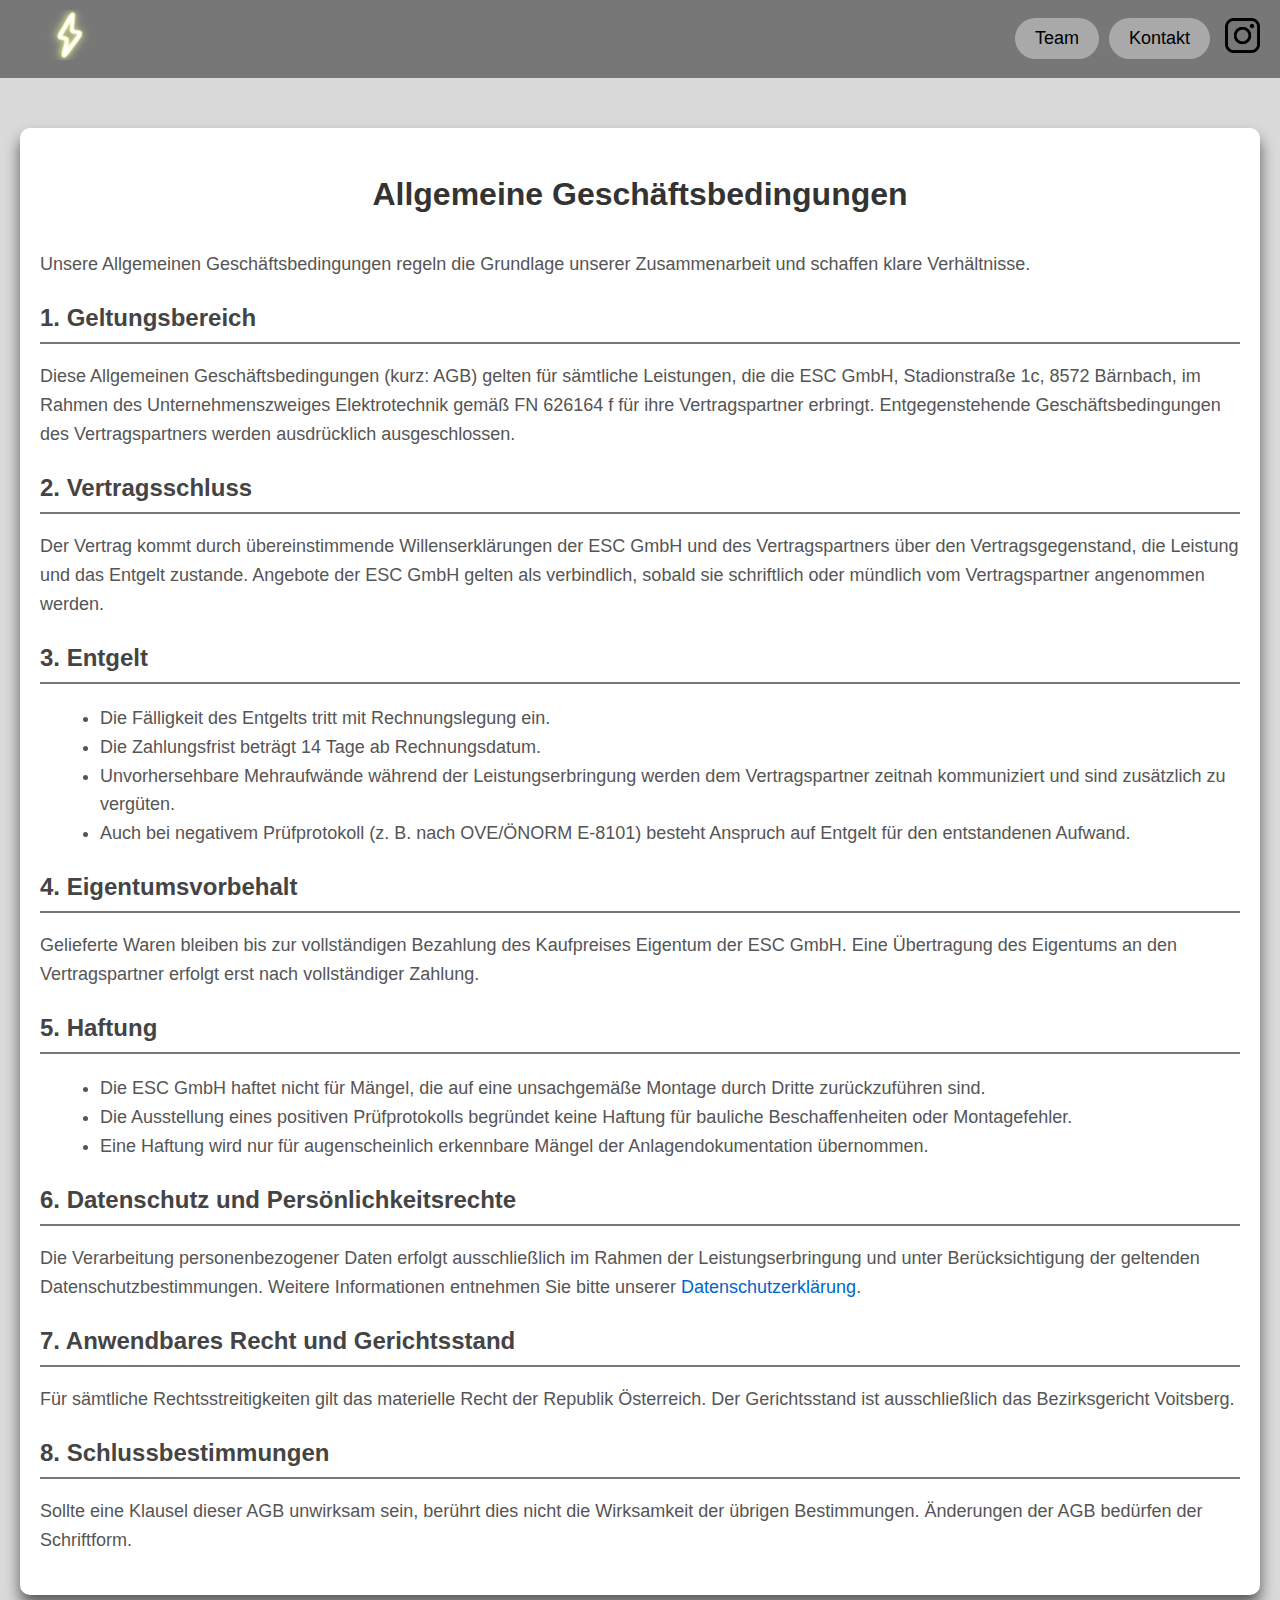
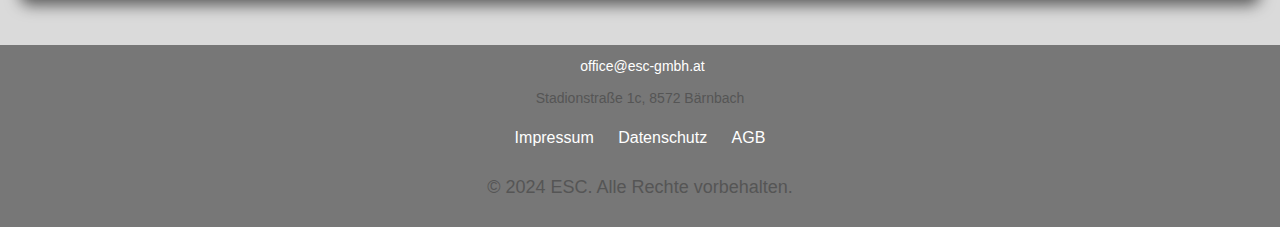
<file: agb.html>
<!DOCTYPE html>
<html lang="de">
<head>
    <meta charset="UTF-8">
    <meta name="viewport" content="width=device-width, initial-scale=1.0">
    <title>AGB</title>
    <link rel="stylesheet" href="agb_styles.css">
</head>
<body>
    <!-- Header -->
    <header>
        <div class="logo" onclick="location.href='index.html'">
            <img src="img/logo.jpg" alt="Firmenlogo">
        </div>
        <nav>
            <button onclick="location.href='team.html'">Team</button>
            <button onclick="location.href='contact.html'">Kontakt</button>
            <a href="https://www.instagram.com" target="_blank" class="instagram">
                <img src="img/instagram-96.png" alt="Instagram">
            </a>
        </nav>
    </header>

    <!-- AGB Section -->
    <section class="agb-section">
        <div class="container">
            <h1>Allgemeine Geschäftsbedingungen</h1>
            <p class="intro">Unsere Allgemeinen Geschäftsbedingungen regeln die Grundlage unserer Zusammenarbeit und schaffen klare Verhältnisse.</p>

            <h2>1. Geltungsbereich</h2>
            <p>Diese Allgemeinen Geschäftsbedingungen (kurz: AGB) gelten für sämtliche Leistungen, die die ESC GmbH, Stadionstraße 1c, 8572 Bärnbach, im Rahmen des Unternehmenszweiges Elektrotechnik gemäß FN 626164 f für ihre Vertragspartner erbringt. Entgegenstehende Geschäftsbedingungen des Vertragspartners werden ausdrücklich ausgeschlossen.</p>

            <h2>2. Vertragsschluss</h2>
            <p>Der Vertrag kommt durch übereinstimmende Willenserklärungen der ESC GmbH und des Vertragspartners über den Vertragsgegenstand, die Leistung und das Entgelt zustande. Angebote der ESC GmbH gelten als verbindlich, sobald sie schriftlich oder mündlich vom Vertragspartner angenommen werden.</p>

            <h2>3. Entgelt</h2>
            <p>
                <ul>
                    <li>Die Fälligkeit des Entgelts tritt mit Rechnungslegung ein.</li>
                    <li>Die Zahlungsfrist beträgt 14 Tage ab Rechnungsdatum.</li>
                    <li>Unvorhersehbare Mehraufwände während der Leistungserbringung werden dem Vertragspartner zeitnah kommuniziert und sind zusätzlich zu vergüten.</li>
                    <li>Auch bei negativem Prüfprotokoll (z. B. nach OVE/ÖNORM E-8101) besteht Anspruch auf Entgelt für den entstandenen Aufwand.</li>
                </ul>
            </p>

            <h2>4. Eigentumsvorbehalt</h2>
            <p>Gelieferte Waren bleiben bis zur vollständigen Bezahlung des Kaufpreises Eigentum der ESC GmbH. Eine Übertragung des Eigentums an den Vertragspartner erfolgt erst nach vollständiger Zahlung.</p>

            <h2>5. Haftung</h2>
            <p>
                <ul>
                    <li>Die ESC GmbH haftet nicht für Mängel, die auf eine unsachgemäße Montage durch Dritte zurückzuführen sind.</li>
                    <li>Die Ausstellung eines positiven Prüfprotokolls begründet keine Haftung für bauliche Beschaffenheiten oder Montagefehler.</li>
                    <li>Eine Haftung wird nur für augenscheinlich erkennbare Mängel der Anlagendokumentation übernommen.</li>
                </ul>
            </p>

            <h2>6. Datenschutz und Persönlichkeitsrechte</h2>
            <p>Die Verarbeitung personenbezogener Daten erfolgt ausschließlich im Rahmen der Leistungserbringung und unter Berücksichtigung der geltenden Datenschutzbestimmungen. Weitere Informationen entnehmen Sie bitte unserer <a href="datenschutz.html">Datenschutzerklärung</a>.</p>

            <h2>7. Anwendbares Recht und Gerichtsstand</h2>
            <p>Für sämtliche Rechtsstreitigkeiten gilt das materielle Recht der Republik Österreich. Der Gerichtsstand ist ausschließlich das Bezirksgericht Voitsberg.</p>

            <h2>8. Schlussbestimmungen</h2>
            <p>Sollte eine Klausel dieser AGB unwirksam sein, berührt dies nicht die Wirksamkeit der übrigen Bestimmungen. Änderungen der AGB bedürfen der Schriftform.</p>
        </div>
    </section>

    <!-- Footer -->
    <footer class="footer-section">
        <div class="footer-content">
            <div class="footer-info">
                <p>
                    <a href="mailto:office@esc-gmbh.at">office@esc-gmbh.at</a>
                </p>
                <p>
                    Stadionstraße 1c, 8572 Bärnbach
                </p>
            </div>
            <div class="footer-links">
                <a onclick="location.href='impressum.html'" href="#impressum">Impressum</a>
                <a onclick="location.href='datenschutz.html'" href="#datenschutz">Datenschutz</a>
                <a onclick="location.href='agb.html'" href="#agb">AGB</a>
            </div>
            <p>&copy; 2024 ESC. Alle Rechte vorbehalten.</p>
        </div>
    </footer>

    <script>
        function scrollToTop() {
            window.scrollTo({ top: 0, behavior: 'smooth' });
        }
    </script>
</body>
</html>
</file>
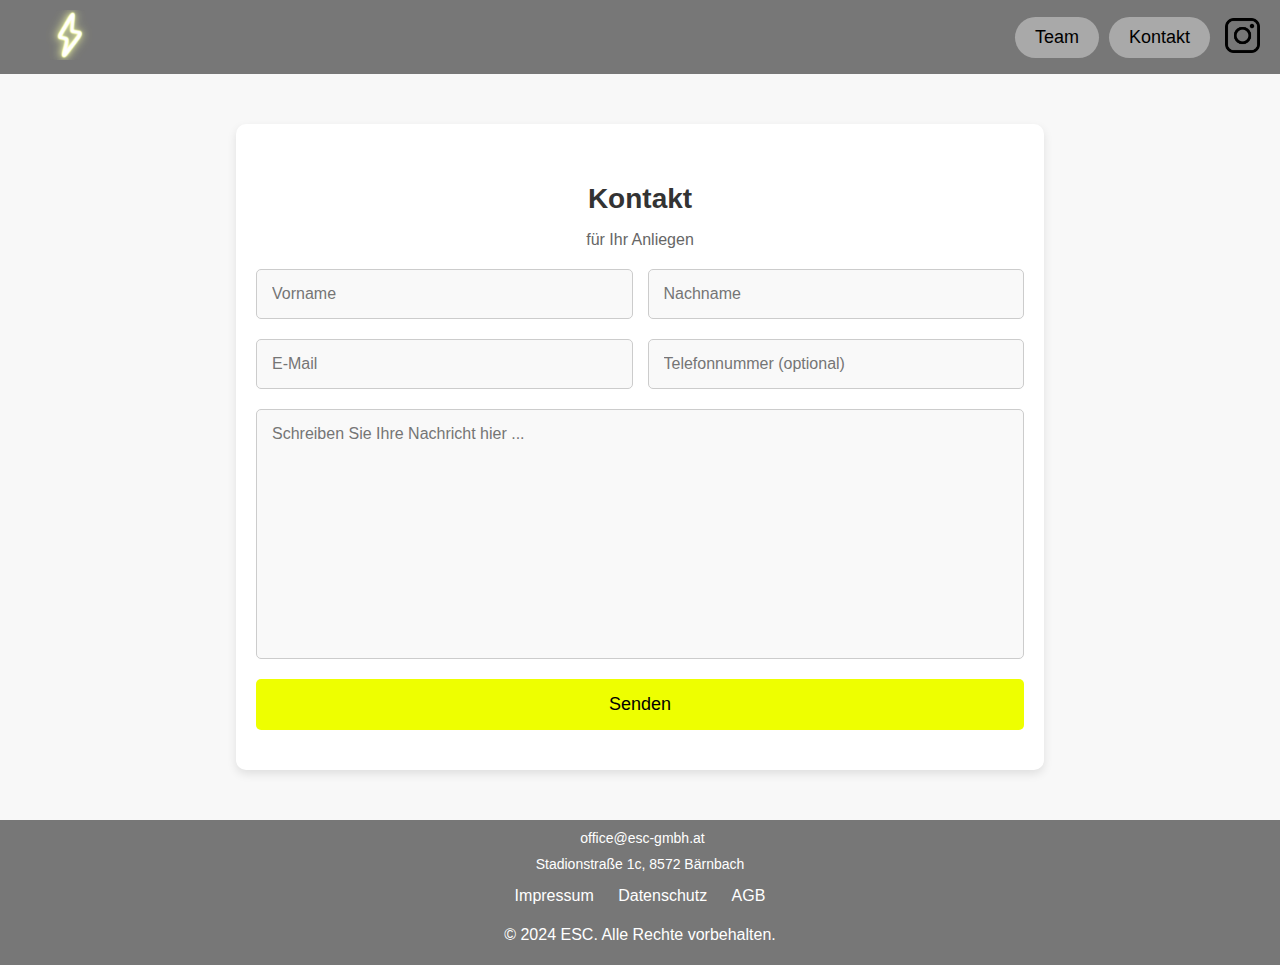
<file: contact.html>
<!DOCTYPE html>
<html lang="de">
<head>
    <meta charset="UTF-8">
    <meta name="viewport" content="width=device-width, initial-scale=1.0">
    <title>Kontakt</title>
    <link rel="stylesheet" href="contact_styles.css">
</head>
<body>
    <!-- Header -->
    <header>
        <div class="logo" onclick="location.href='index.html#home'">
            <img src="img/logo.jpg" alt="Firmenlogo">
        </div>
        <nav>
            <button onclick="location.href='team.html'">Team</button>
            <button onclick="location.href='contact.html'">Kontakt</button>
            <a href="https://www.instagram.com/esc_gmbh/?igsh=YzdrMGdjZ2JnbTN5" target="_blank" class="instagram">
                <img src="img/instagram-96.png" alt="Instagram">
            </a>
        </nav>
    </header>

    <!-- Kontaktformular -->
    <section id="kontakt" class="content-section">
        <h1>Kontakt</h1>
        <p class="subheading">für Ihr Anliegen</p>
        <form action="https://formspree.io/f/mdkknjyz" method="POST" class="contact-form">
            <div class="form-row">
                <input type="text" id="vorname" name="vorname" placeholder="Vorname" required>
                <input type="text" id="nachname" name="nachname" placeholder="Nachname" required>
            </div>
            <div class="form-row">
                <input type="email" id="email" name="email" placeholder="E-Mail" required>
                <input type="text" id="phone" name="phone" placeholder="Telefonnummer (optional)">
            </div>
            <textarea id="message" name="message" rows="5" placeholder="Schreiben Sie Ihre Nachricht hier ..." required></textarea>
            <button type="submit">Senden</button>
        </form>
    </section>

    <!-- Footer -->
    <footer class="footer-section">
        <div class="footer-content">
            <div class="footer-info">
                <p>
                    <a href="mailto:office@esc-gmbh.at">office@esc-gmbh.at</a>
                </p>
                <p>
                    Stadionstraße 1c, 8572 Bärnbach
                </p>
            </div>
            <div class="footer-links">
                <a onclick="location.href='impressum.html'" href="#impressum">Impressum</a>
                <a onclick="location.href='datenschutz.html'" href="#datenschutz">Datenschutz</a>
                <a onclick="location.href='agb.html'" href="#agb">AGB</a>
            </div>
            <p>&copy; 2024 ESC. Alle Rechte vorbehalten.</p>
        </div>
    </footer>
</body>
</html>
</file>
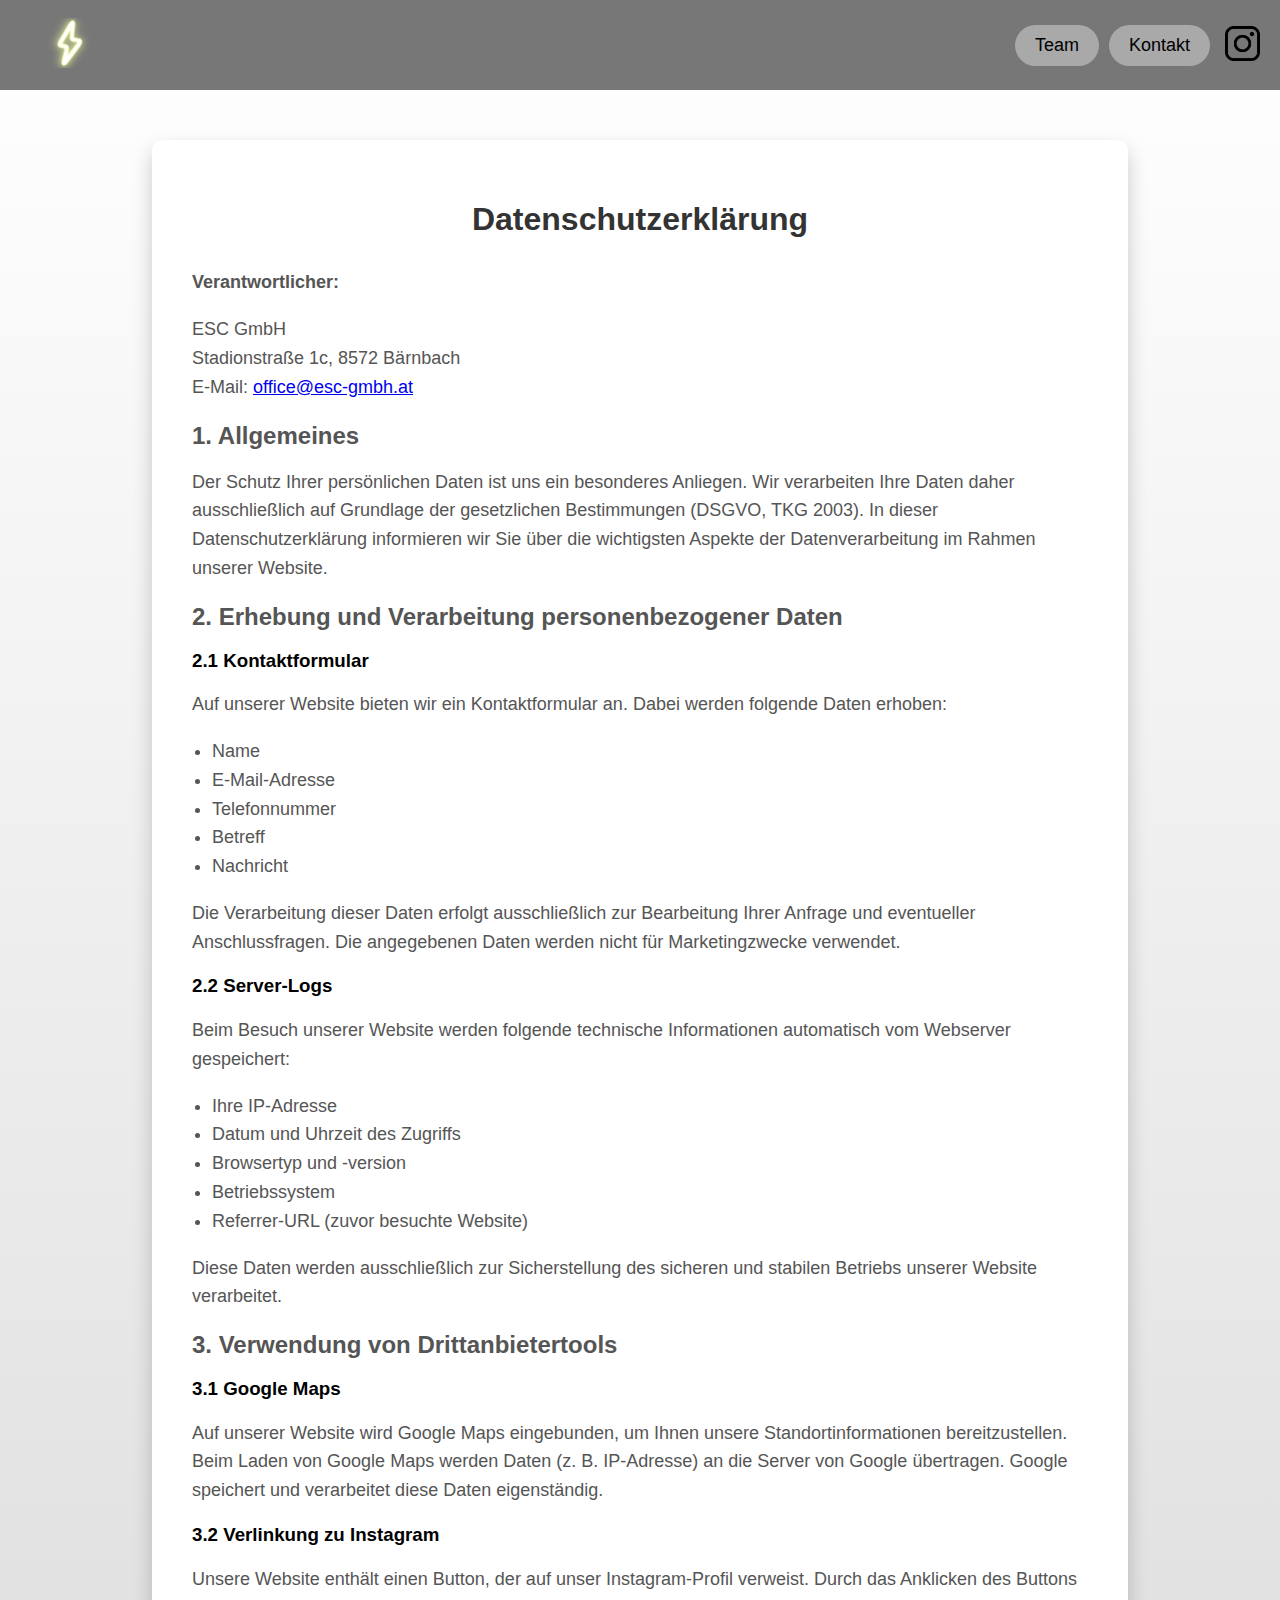
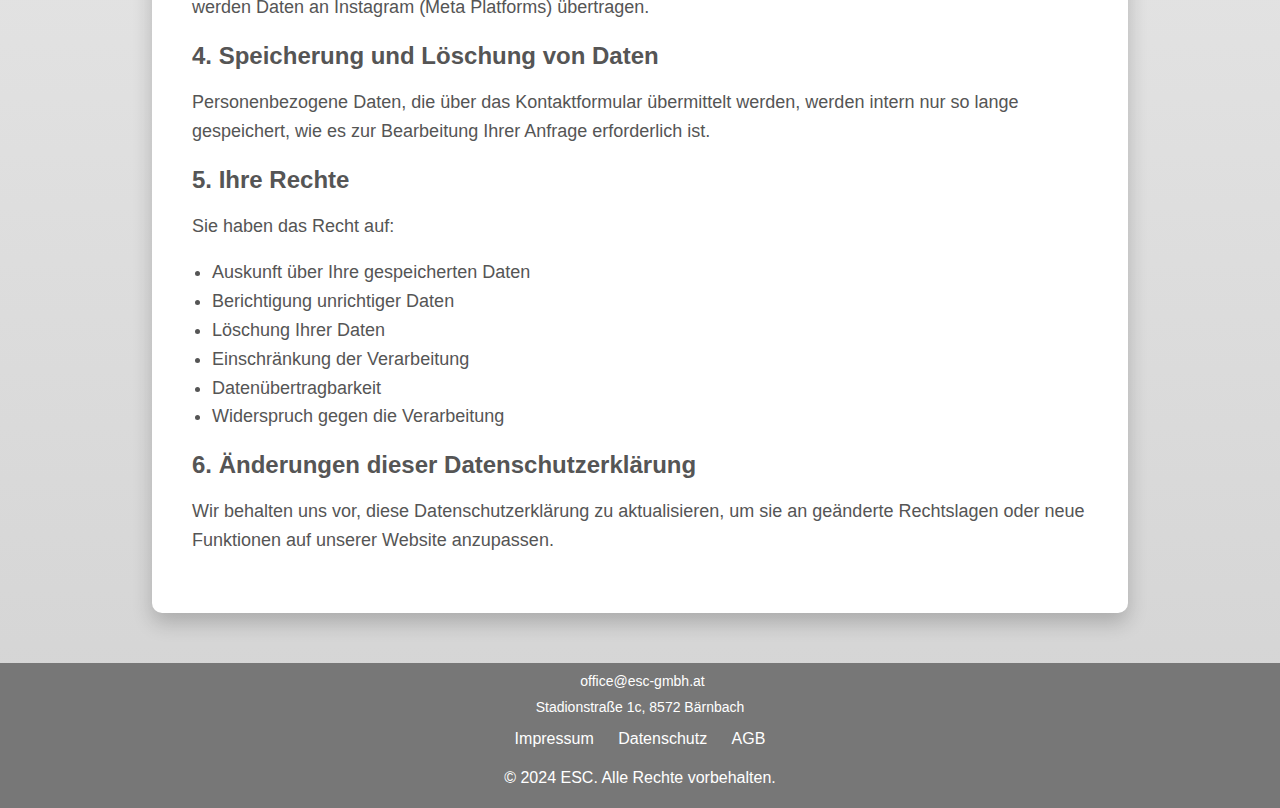
<file: datenschutz.html>
<!DOCTYPE html>
<html lang="de">
<head>
    <meta charset="UTF-8">
    <meta name="viewport" content="width=device-width, initial-scale=1.0">
    <title>Datenschutzerklärung</title>
    <link rel="stylesheet" href="datenschutz_styles.css">
</head>
<body>
    <!-- Header -->
    <header>
        <div class="logo" onclick="location.href='index.html#home'">
            <img src="img/logo.jpg" alt="Firmenlogo">
        </div>
        <nav>
            <button onclick="location.href='team.html'">Team</button>
            <button onclick="location.href='contact.html'">Kontakt</button>
            <a href="https://www.instagram.com/esc_gmbh/?igshid=YzdrMGdjZ2JnbTN5" target="_blank" class="instagram">
                <img src="img/instagram-96.png" alt="Instagram">
            </a>
        </nav>
    </header>
    

    <!-- Datenschutz Section -->
    <section class="datenschutz-section">
        <h1>Datenschutzerklärung</h1>
        <p><strong>Verantwortlicher:</strong></p>
        <p>ESC GmbH<br>
        Stadionstraße 1c, 8572 Bärnbach<br>
        E-Mail: <a href="mailto:office@esc-gmbh.at">office@esc-gmbh.at</a><br>
        </p>

        <h2>1. Allgemeines</h2>
        <p>Der Schutz Ihrer persönlichen Daten ist uns ein besonderes Anliegen. Wir verarbeiten Ihre Daten daher ausschließlich auf Grundlage der gesetzlichen Bestimmungen (DSGVO, TKG 2003). In dieser Datenschutzerklärung informieren wir Sie über die wichtigsten Aspekte der Datenverarbeitung im Rahmen unserer Website.</p>

        <h2>2. Erhebung und Verarbeitung personenbezogener Daten</h2>
        <h3>2.1 Kontaktformular</h3>
        <p>Auf unserer Website bieten wir ein Kontaktformular an. Dabei werden folgende Daten erhoben:</p>
        <ul>
            <li>Name</li>
            <li>E-Mail-Adresse</li>
            <li>Telefonnummer</li>
            <li>Betreff</li>
            <li>Nachricht</li>
        </ul>
        <p>Die Verarbeitung dieser Daten erfolgt ausschließlich zur Bearbeitung Ihrer Anfrage und eventueller Anschlussfragen. Die angegebenen Daten werden nicht für Marketingzwecke verwendet.</p>

        <h3>2.2 Server-Logs</h3>
        <p>Beim Besuch unserer Website werden folgende technische Informationen automatisch vom Webserver gespeichert:</p>
        <ul>
            <li>Ihre IP-Adresse</li>
            <li>Datum und Uhrzeit des Zugriffs</li>
            <li>Browsertyp und -version</li>
            <li>Betriebssystem</li>
            <li>Referrer-URL (zuvor besuchte Website)</li>
        </ul>
        <p>Diese Daten werden ausschließlich zur Sicherstellung des sicheren und stabilen Betriebs unserer Website verarbeitet.</p>

        <h2>3. Verwendung von Drittanbietertools</h2>
        <h3>3.1 Google Maps</h3>
        <p>Auf unserer Website wird Google Maps eingebunden, um Ihnen unsere Standortinformationen bereitzustellen. Beim Laden von Google Maps werden Daten (z. B. IP-Adresse) an die Server von Google übertragen. Google speichert und verarbeitet diese Daten eigenständig.</p>

        <h3>3.2 Verlinkung zu Instagram</h3>
        <p>Unsere Website enthält einen Button, der auf unser Instagram-Profil verweist. Durch das Anklicken des Buttons werden Daten an Instagram (Meta Platforms) übertragen.</p>

        <h2>4. Speicherung und Löschung von Daten</h2>
        <p>Personenbezogene Daten, die über das Kontaktformular übermittelt werden, werden intern nur so lange gespeichert, wie es zur Bearbeitung Ihrer Anfrage erforderlich ist.</p>

        <h2>5. Ihre Rechte</h2>
        <p>Sie haben das Recht auf:</p>
        <ul>
            <li>Auskunft über Ihre gespeicherten Daten</li>
            <li>Berichtigung unrichtiger Daten</li>
            <li>Löschung Ihrer Daten</li>
            <li>Einschränkung der Verarbeitung</li>
            <li>Datenübertragbarkeit</li>
            <li>Widerspruch gegen die Verarbeitung</li>
        </ul>

        <h2>6. Änderungen dieser Datenschutzerklärung</h2>
        <p>Wir behalten uns vor, diese Datenschutzerklärung zu aktualisieren, um sie an geänderte Rechtslagen oder neue Funktionen auf unserer Website anzupassen.</p>
    </section>

    <!-- Footer -->
    <footer class="footer-section">
        <div class="footer-content">
            <div class="footer-info">
                <p>
                    <a href="mailto:office@esc-gmbh.at">office@esc-gmbh.at</a>
                </p>
                <p>
                    Stadionstraße 1c, 8572 Bärnbach
                </p>
            </div>
            <div class="footer-links">
                <a onclick="location.href='impressum.html'" href="#impressum">Impressum</a>
                <a onclick="location.href='datenschutz.html'" href="#datenschutz">Datenschutz</a>
                <a onclick="location.href='agb.html'" href="#agb">AGB</a>
            </div>
            <p>&copy; 2024 ESC. Alle Rechte vorbehalten.</p>
        </div>
    </footer>

    <script>
        function scrollToTop() {
            window.scrollTo({ top: 0, behavior: 'smooth' });
        }
    </script>
</body>
</html>
</file>
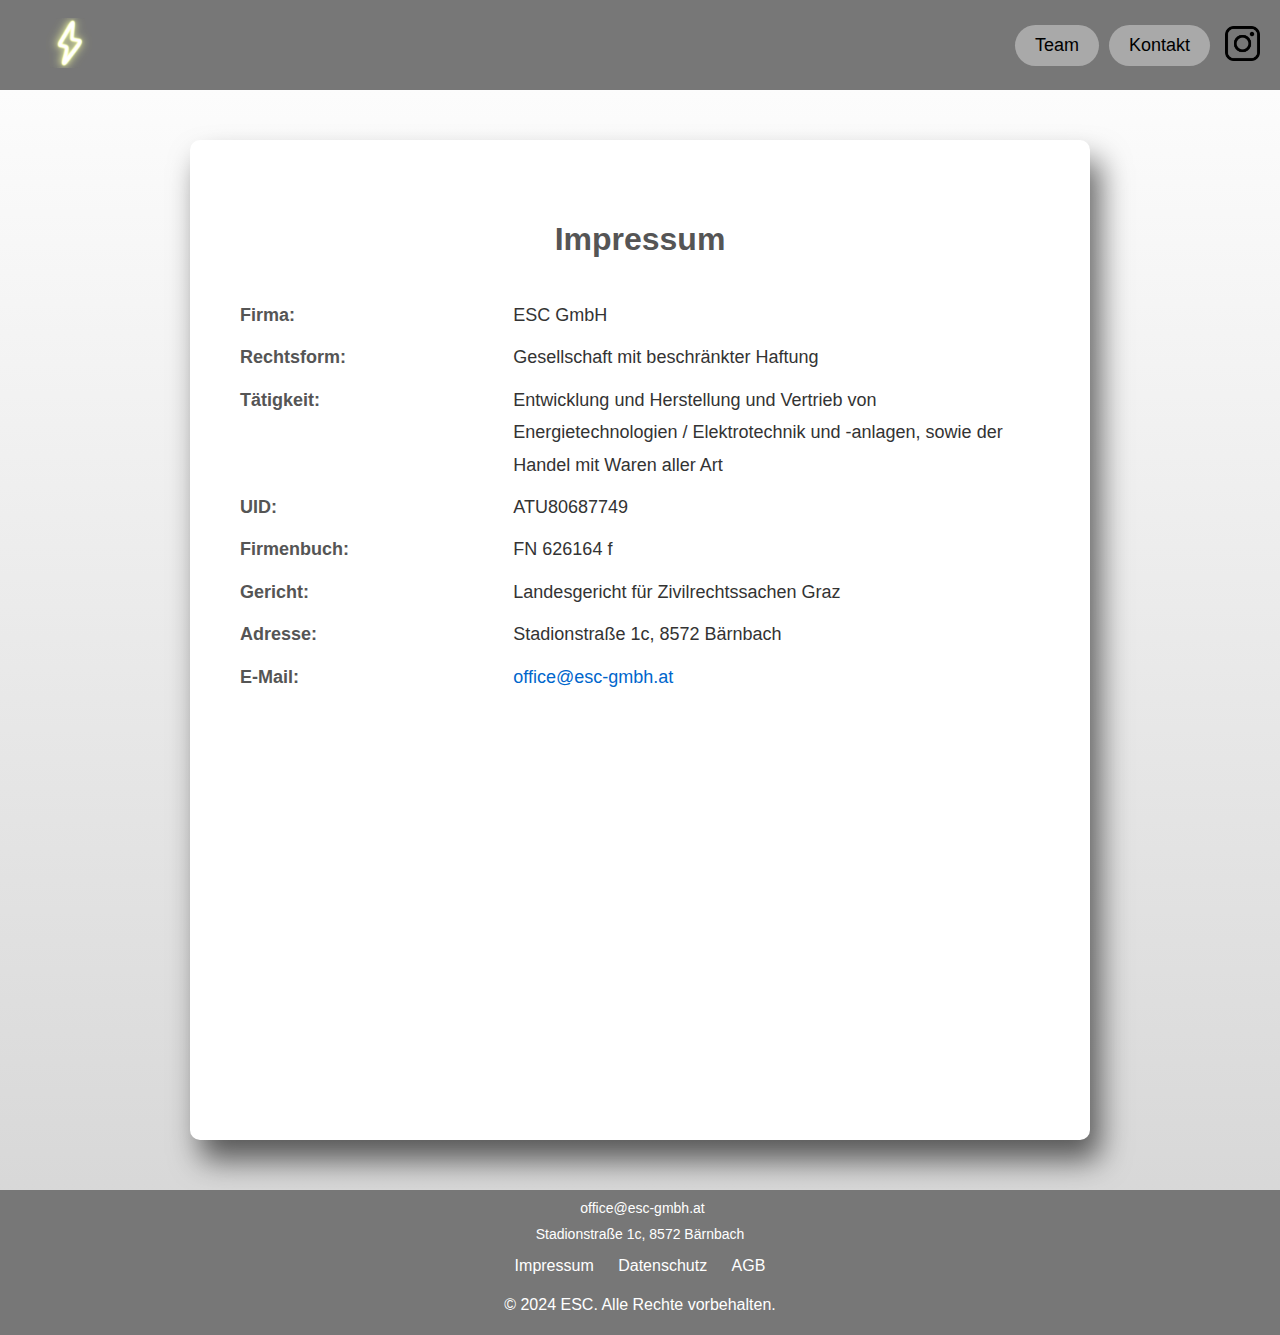
<file: impressum.html>
<!DOCTYPE html>
<html lang="de">
<head>
    <meta charset="UTF-8">
    <meta name="viewport" content="width=device-width, initial-scale=1.0">
    <title>Impressum</title>
    <link rel="stylesheet" href="impressum_styles.css">
    <style>
        .impressum-section {
            max-width: 800px;
            height: 900px;
            margin: 50px auto;
            padding: 50px;
            background-color: #ffffff;
            border-radius: 10px;
            box-shadow: 10px 20px 30px rgba(0, 0, 0, 0.6);
            font-size: 18px;
            line-height: 1.8;
            color: #505050;
        }

        .impressum-section h1 {
            text-align: center;
            font-size: 32px;
            margin-bottom: 30px;
            color: #555;
        }

        .impressum-details {
            display: grid;
            grid-template-columns: 1fr 2fr;
            gap: 10px;
            line-height: 1.8;
        }

        .impressum-details .label {
            font-weight: bold;
            color: #555;
        }

        .impressum-details .value {
            color: #333;
        }

        .impressum-section a {
            color: #0066cc;
            text-decoration: none;
        }

        .impressum-section a:hover {
            text-decoration: underline;
        }
    </style>
</head>
<body>
    <!-- Header -->
    <header>
        <div class="logo" onclick="location.href='index.html#home'">
            <img src="img/logo.jpg" alt="Firmenlogo">
        </div>
        <nav>
            <button onclick="location.href='team.html'">Team</button>
            <button onclick="location.href='contact.html'">Kontakt</button>
            <a href="https://www.instagram.com/esc_gmbh/?igsh=YzdrMGdjZ2JnbTN5" target="_blank" class="instagram">
                <img src="img/instagram-96.png" alt="Instagram">
            </a>
        </nav>
    </header>

    <!-- Impressum Section -->
    <section class="impressum-section">
        <h1>Impressum</h1>
        <div class="impressum-details">
            <div class="label">Firma:</div>
            <div class="value">ESC GmbH</div>

            <div class="label">Rechtsform:</div>
            <div class="value">Gesellschaft mit beschränkter Haftung</div>

            <div class="label">Tätigkeit:</div>
            <div class="value">Entwicklung und Herstellung und Vertrieb von Energietechnologien / Elektrotechnik und -anlagen, sowie der Handel mit Waren aller Art</div>

            <div class="label">UID:</div>
            <div class="value">ATU80687749</div>

            <div class="label">Firmenbuch:</div>
            <div class="value">FN 626164 f</div>

            <div class="label">Gericht:</div>
            <div class="value">Landesgericht für Zivilrechtssachen Graz</div>

            <div class="label">Adresse:</div>
            <div class="value">Stadionstraße 1c, 8572 Bärnbach</div>

            <div class="label">E-Mail:</div>
            <div class="value"><a href="mailto:office@esc-gmbh.at">office@esc-gmbh.at</a></div>
        </div>
    </section>

    <!-- Footer -->
    <footer class="footer-section">
        <div class="footer-content">
            <div class="footer-info">
                <p>
                    <a href="mailto:office@esc-gmbh.at">office@esc-gmbh.at</a>
                </p>
                <p>
                    Stadionstraße 1c, 8572 Bärnbach
                </p>
            </div>
            <div class="footer-links">
                <a onclick="location.href='impressum.html'" href="#impressum">Impressum</a>
                <a onclick="location.href='datenschutz.html'" href="#datenschutz">Datenschutz</a>
                <a onclick="location.href='agb.html'" href="#agb">AGB</a>
            </div>
            <p>&copy; 2024 ESC. Alle Rechte vorbehalten.</p>
        </div>
    </footer>

    <script>
        function scrollToTop() {
            window.scrollTo({ top: 0, behavior: 'smooth' });
        }
    </script>
</body>
</html>
</file>
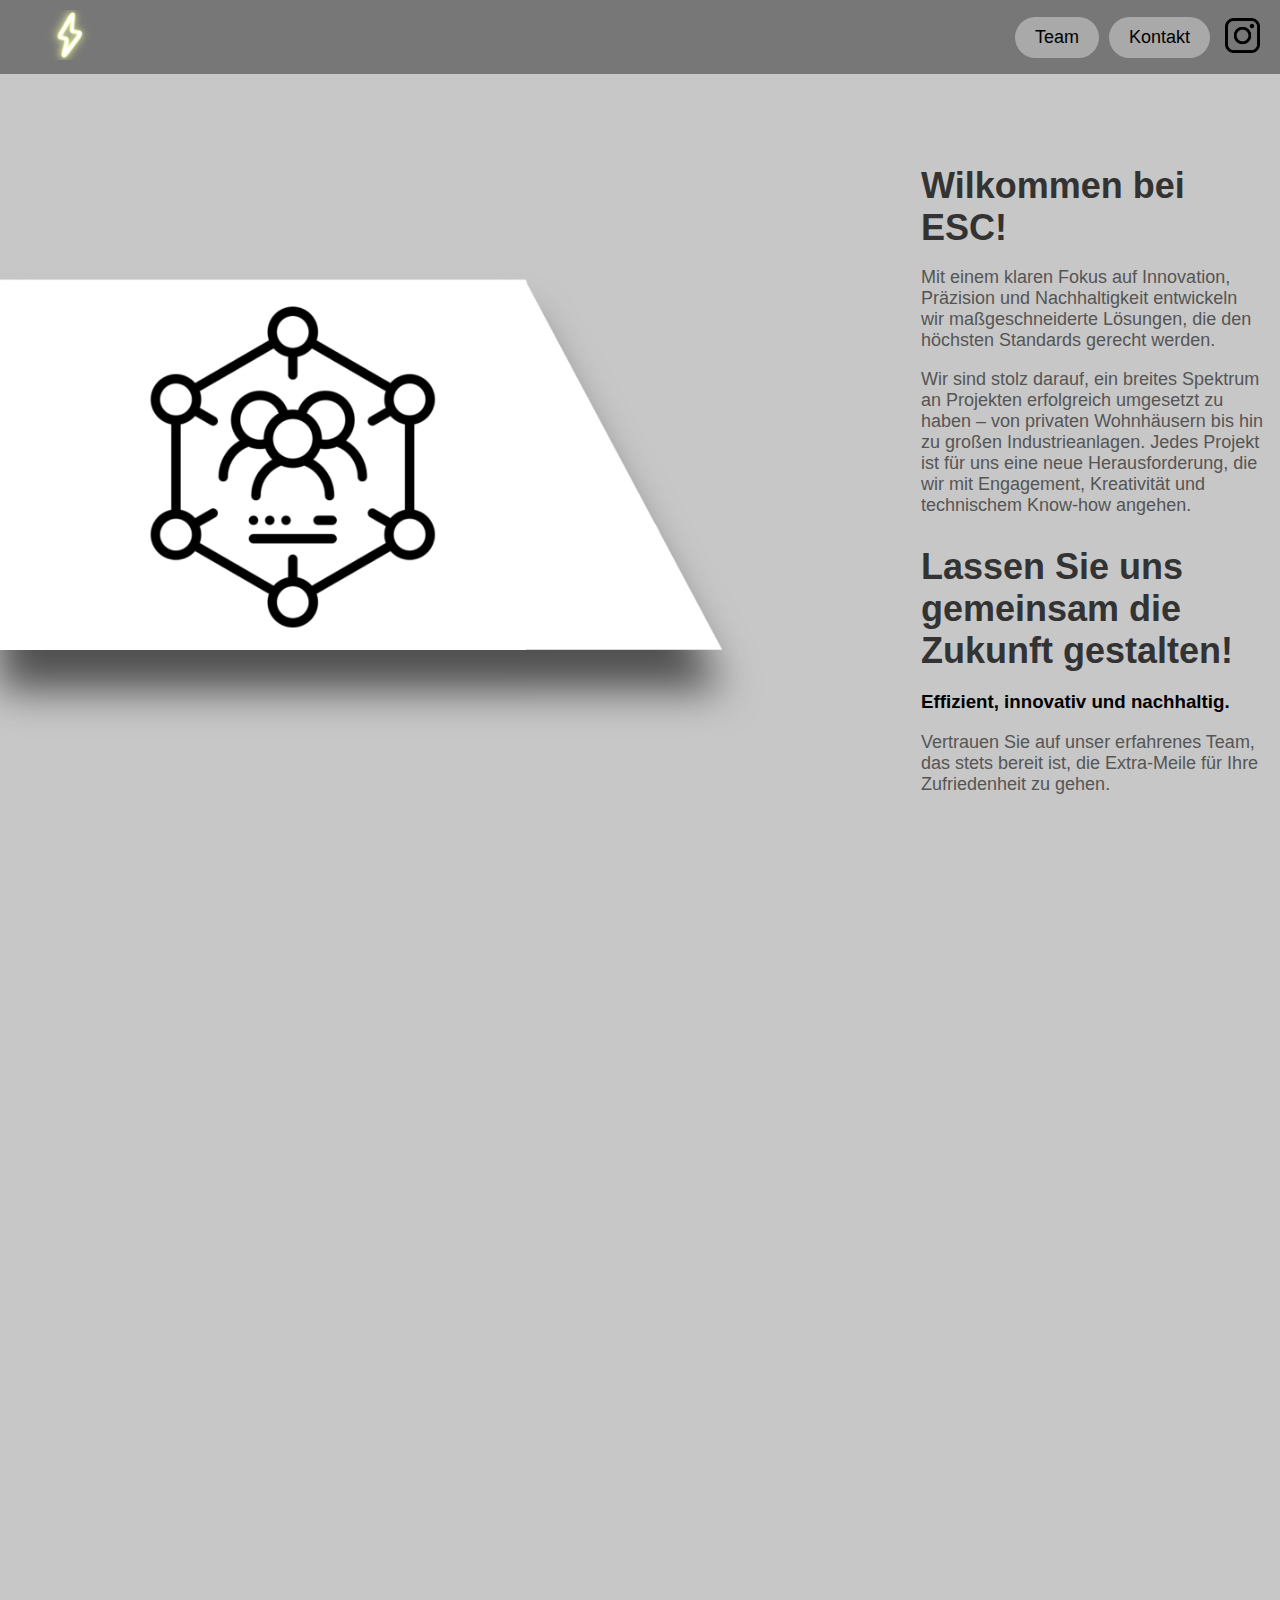
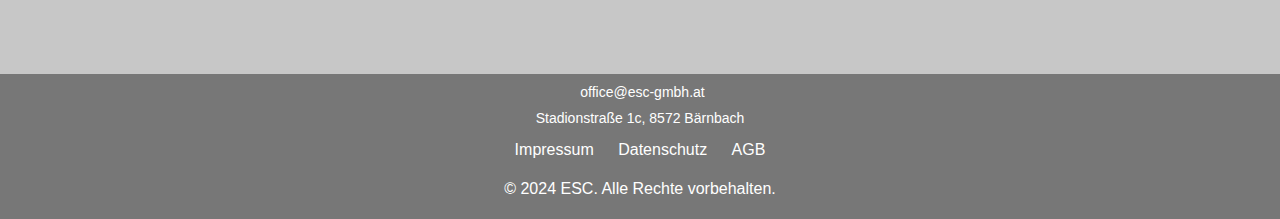
<file: team.html>
<!DOCTYPE html>
<html lang="de">
<head>
    <meta charset="UTF-8">
    <meta name="viewport" content="width=device-width, initial-scale=1.0">
    <title>Unser Team</title>
    <link rel="stylesheet" href="team_styles.css">
</head>
<body>
    <!-- Header -->
    <header>
        <div class="logo" onclick="location.href='index.html#home'">
            <img src="img/logo.jpg" alt="Firmenlogo">
        </div>
        <nav>
            <button onclick="location.href='team.html'">Team</button>
            <button onclick="location.href='contact.html'">Kontakt</button>
            <a href="https://www.instagram.com/esc_gmbh/?igshid=YzdrMGdjZ2JnbTN5" target="_blank" class="instagram">
                <img src="img/instagram-96.png" alt="Instagram">
            </a>
        </nav>
    </header>

    <!-- Team Section -->
    <section class="team-section">
        <div class="team-container">
            <img src="img/team_bar.png" alt="Team" class="team-image">
            <div class="team-text">
                <h2>Wilkommen bei ESC!</h2>
                <p>Mit einem klaren Fokus auf Innovation, Präzision und Nachhaltigkeit entwickeln wir maßgeschneiderte Lösungen, die den höchsten Standards gerecht werden.</p>
                <p>Wir sind stolz darauf, ein breites Spektrum an Projekten erfolgreich umgesetzt zu haben – von privaten Wohnhäusern bis hin zu großen Industrieanlagen. Jedes Projekt ist für uns eine neue Herausforderung, die wir mit Engagement, Kreativität und technischem Know-how angehen.</p>
                <h2>Lassen Sie uns gemeinsam die Zukunft gestalten!</h2>
                <h3>Effizient, innovativ und nachhaltig.</h3>
                <p>Vertrauen Sie auf unser erfahrenes Team, das stets bereit ist, die Extra-Meile für Ihre Zufriedenheit zu gehen.</p>
            </div>
        </div>
    </section>

    <!-- Hiring Section -->
    <section class="hiring-section">
        <div class="hiring-container">
            <div class="hiring-text">
                <h2>Wir stellen ein!</h2>
                <h4>Du möchtest Teil eines innovativen, dynamischen Teams werden, das die Zukunft aktiv mitgestaltet? Dann bist du bei uns genau richtig!</h4>
                <p>Wir bei ESC stehen für Fortschritt, Präzision und Nachhaltigkeit. Jeden Tag arbeiten wir daran, die Welt ein Stück besser zu machen – und dafür brauchen wir kreative, engagierte Köpfe wie dich!</p>
                <h2>Was dich bei uns erwartet:</h2>
                <p class="indented-paragraph">- Spannende Projekte in einem wachsenden Markt.</p>
                <p class="indented-paragraph">- Ein starkes Team, das Herausforderungen gemeinsam meistert.</p>
                <p class="indented-paragraph">- Persönliche und berufliche Weiterentwicklung.</p>
                <p class="indented-paragraph">- Eine innovative Arbeitsatmosphäre.</p>
                <p class="indented-paragraph">- Wertschätzung, Fairness und Flexibilität.</p>
                <button class="apply-button" onclick="location.href='contact.html'">Jetzt bewerben</button>
            </div>
            <img src="img/hiring_bar.png" alt="Hiring" class="hiring-image">
        </div>
    </section>

    <!-- Footer -->
    <footer class="footer-section">
        <div class="footer-content">
            <div class="footer-info">
                <p>
                    <a href="mailto:office@esc-gmbh.at">office@esc-gmbh.at</a>
                </p>
                <p>
                    Stadionstraße 1c, 8572 Bärnbach
                </p>
            </div>
            <div class="footer-links">
                <a onclick="location.href='impressum.html'" href="#impressum">Impressum</a>
                <a onclick="location.href='datenschutz.html'" href="#datenschutz">Datenschutz</a>
                <a onclick="location.href='agb.html'" href="#agb">AGB</a>
            </div>
            <p>&copy; 2024 ESC. Alle Rechte vorbehalten.</p>
        </div>
    </footer>

    <script>
        document.addEventListener("DOMContentLoaded", () => {
            // Team Section Animation
            const teamImage = document.querySelector('.team-image');
            const teamText = document.querySelector('.team-text');

            setTimeout(() => {
                teamImage.classList.add('animate-in');
                teamText.classList.add('text-visible');
            }, 500);

            // Hiring Section Animation
            const hiringImage = document.querySelector('.hiring-image');
            const hiringText = document.querySelector('.hiring-text');

            setTimeout(() => {
                hiringText.classList.add('text-visible');
            }, 1500); // Text fliegt zuerst rein

            setTimeout(() => {
                hiringImage.classList.add('animate-in');
            }, 2000); // Bild fliegt später rein
        });

        function scrollToTop() {
            window.scrollTo({ top: 0, behavior: 'smooth' });
        }
    </script>
</body>
</html>
</file>
<file: agb_styles.css>
/* Global Styles */
body {
    font-family: Arial, sans-serif;
    margin: 0;
    padding: 0;
    background-color: #f9f9f9;
    line-height: 1.6;
}

/* Header */
header {
    display: flex;
    justify-content: space-between;
    align-items: center;
    padding: 10px 20px;
    background-color: #777777;
    position: sticky;
    top: 0;
    z-index: 1000;
}

.logo img {
    height: 50px;
    cursor: pointer;
}

nav {
    display: flex;
    align-items: center;
}

nav button {
    background: linear-gradient(135deg, #a9a9a9, #a9a9a9);
    color: black;
    border: none;
    padding: 10px 20px;
    margin-left: 10px;
    cursor: pointer;
    border-radius: 50px;
    font-size: 18px;
    transition: transform 0.5s ease, background 0.5s ease;
}

nav button:hover {
    transform: translateY(-3px);
    background: linear-gradient(135deg, #f5ff6e, #fbff00);
}

.instagram img {
    height: 35px; /* Höhe des Instagram-Bildes */
    width: 35px;  /* Breite des Instagram-Bildes */
    cursor: pointer;
    margin-left: 15px;
    transition: transform 0.5s ease, box-shadow 0.5s ease, background 0.5s ease;
}

.instagram img:hover {
    transform: scale(1.1);
}

/* AGB Section */
.agb-section {
    padding: 50px 20px;
    background-color: #dadada;
    color: #333;
}

.container {
    max-width: 1800px;
    margin: 0 auto;
    padding: 20px;
    background: #ffffff;
    border-radius: 10px;
    box-shadow: 0 10px 15px rgba(0, 0, 0, 0.6);
}

h1 {
    text-align: center;
    color: #333;
    margin-bottom: 30px;
    font-size: 32px;
}

h2 {
    color: #444;
    margin-bottom: 10px;
    font-size: 24px;
    border-bottom: 2px solid #777;
    padding-bottom: 5px;
}

p, ul {
    font-size: 18px;
    margin-bottom: 20px;
    color: #555;
}

ul li {
    margin-left: 20px;
}

a {
    color: #0066cc;
    text-decoration: none;
}

a:hover {
    text-decoration: underline;
}

/* Footer */
.footer-section {
    background-color: #777777;
    color: #fff;
    padding: 5px;
    text-align: center;
}

.footer-content {
    display: flex;
    flex-direction: column;
    align-items: center;
    justify-content: center;
}

.footer-info {
    display: flex;
    flex-direction: column;
    align-items: center;
    margin-bottom: 10px;
}

.footer-info p {
    margin: 5px 0;
    display: flex;
    align-items: center;
    font-size: 14px;
}

.footer-info a {
    color: #fff;
    text-decoration: none;
    margin-left: 5px;
}

.footer-info a:hover {
    text-decoration: underline;
}


.footer-links {
    margin-bottom: 5px;
}

.footer-links a {
    color: #ffffff;
    margin: 0 10px;
    text-decoration: none;
}

.footer-links a:hover {
    text-decoration: underline;
}

@media screen and (max-width: 768px) {
    h1 {
        text-align: center;
        color: #333;
        margin-bottom: 30px;
        font-size: 20px;
    }
    h2 {
        color: #444;
        margin-bottom: 10px;
        font-size: 18px;
        border-bottom: 2px solid #777;
        padding-bottom: 5px;
    }
    p, ul {
        font-size: 16px;
        margin-bottom: 20px;
        color: #555;
    }
}
</file>
<file: contact_styles.css>
/* Allgemeine Einstellungen */
body {
    font-family: Arial, sans-serif;
    margin: 0;
    padding: 0;
    background-color: #f8f8f8;
}

header {
    display: flex;
    justify-content: space-between;
    align-items: center;
    padding: 10px 20px;
    background-color: #777777;
    position: sticky;
    top: 0;
    z-index: 1000;
}

.logo img {
    height: 50px;
    cursor: pointer;
}

nav {
    display: flex;
    align-items: center;
}

nav button {
    background: linear-gradient(135deg, #a9a9a9, #a9a9a9);
    color: black;
    border: none;
    padding: 10px 20px;
    margin-left: 10px;
    cursor: pointer;
    border-radius: 50px;
    font-size: 18px;
    transition: transform 0.3s ease, background 0.3s ease;
}

nav button:hover {
    transform: translateY(-5px);
    background: linear-gradient(135deg, #f5ff6e, #fbff00);
}

.instagram img {
    height: 35px;
    width: 35px;
    cursor: pointer;
    margin-left: 15px;
    transition: transform 0.3s ease;
}

.instagram img:hover {
    transform: scale(1.1);
}

/* Kontaktformular */
/* Kontaktformular */
.content-section {
    padding: 40px 20px;
    background-color: #ffffff;
    border-radius: 10px;
    margin: 50px auto;
    width: 60%;
    max-width: 800px;
    box-shadow: 0 4px 10px rgba(0, 0, 0, 0.1);
    text-align: center;
    min-height: 500px; /* Bereich zwischen Header und Footer verlängern */
}

h1 {
    font-size: 28px;
    color: #333;
    margin-bottom: 5px;
}

.subheading {
    font-size: 16px;
    color: #666;
    margin-bottom: 20px;
}

.contact-form {
    display: flex;
    flex-direction: column;
    gap: 20px;
}

.form-row {
    display: flex;
    gap: 15px;
}

input[type="text"],
input[type="email"],
textarea {
    width: 100%; /* Einheitliche Breite */
    padding: 15px;
    border: 1px solid #ccc;
    border-radius: 5px;
    font-size: 16px;
    font-family: Arial, sans-serif; /* Gleicher Stil wie bei den Textfeldern */
    background-color: #f9f9f9;
    transition: border-color 0.3s ease, background-color 0.3s ease;
    box-sizing: border-box; /* Bezieht Padding in die Breite ein */
}

textarea {
    resize: none;
    height: 250px; /* Angemessene Höhe für das Textfeld */
}

input:focus,
textarea:focus {
    border-color: #ff9100;
    background-color: #fff;
    outline: none;
}

button {
    background-color: #eeff00;
    color: black;
    padding: 15px 30px;
    border: none;
    border-radius: 5px;
    font-size: 18px;
    cursor: pointer;
    transition: background-color 0.3s ease, transform 0.3s ease;
}

button:hover {
    background-color: #eaff00;
    transform: translateY(-3px);
}
/* Footer */
.footer-section {
    background-color: #777777;
    color: #fff;
    padding: 5px;
    text-align: center;
}

.footer-content {
    display: flex;
    flex-direction: column;
    align-items: center;
    justify-content: center;
}

.footer-info {
    display: flex;
    flex-direction: column;
    align-items: center;
    margin-bottom: 10px;
}

.footer-info p {
    margin: 5px 0;
    display: flex;
    align-items: center;
    font-size: 14px;
}

.footer-info a {
    color: #fff;
    text-decoration: none;
    margin-left: 5px;
}

.footer-info a:hover {
    text-decoration: underline;
}


.footer-links {
    margin-bottom: 5px;
}

.footer-links a {
    color: #ffffff;
    margin: 0 10px;
    text-decoration: none;
}

.footer-links a:hover {
    text-decoration: underline;
}

/* Responsive Design */
@media (max-width: 768px) {
    .content-section {
        width: 90%;
    }
    .form-row {
        flex-direction: column;
    }
}
</file>
<file: datenschutz_styles.css>
body {
    font-family: Arial, sans-serif;
    margin: 0;
    padding: 0;
    background: linear-gradient(to bottom, #ffffff, #d3d3d3);
}

header {
    display: flex;
    justify-content: space-between;
    align-items: center;
    padding: 10px 20px;
    background-color: #777777;
    position: sticky;
    top: 0;
    z-index: 1000;
    height: 70px; /* Einheitliche Höhe */
}

.logo img {
    height: 50px;
    cursor: pointer;
}

nav {
    display: flex;
    align-items: center;
}

nav button {
    background: linear-gradient(135deg, #a9a9a9, #a9a9a9);
    color: black;
    border: none;
    padding: 10px 20px;
    margin-left: 10px;
    cursor: pointer;
    border-radius: 50px;
    font-size: 18px;
    transition: transform 0.3s ease, box-shadow 0.3s ease;
}

nav button:hover {
    transform: translateY(-5px);
    box-shadow: 0 8px 15px rgba(0, 0, 0, 0.2);
    background: linear-gradient(135deg, #f5ff6e, #fbff00);
}

.instagram img {
    height: 35px; /* Höhe des Instagram-Bildes */
    width: 35px;  /* Breite des Instagram-Bildes */
    cursor: pointer;
    margin-left: 15px;
    transition: transform 0.5s ease, box-shadow 0.5s ease, background 0.5s ease;
}

.instagram img:hover {
    transform: scale(1.1); /* Leichtes Vergrößern beim Hover */
}


.datenschutz-section {
    padding: 40px;
    background-color: #ffffff;
    margin: 50px auto;
    width: 70%;
    max-width: 1200px;
    box-shadow: 0 10px 20px rgba(0, 0, 0, 0.2);
    border-radius: 10px;
}

.datenschutz-section h1 {
    text-align: center;
    color: #333;
    margin-bottom: 30px;
}

.datenschutz-section h2 {
    color: #555;
    margin-top: 20px;
    margin-bottom: 15px;
}

.datenschutz-section p, .datenschutz-section ul {
    line-height: 1.6;
    font-size: 18px;
    color: #555;
}

.datenschutz-section ul {
    list-style-type: disc;
    padding-left: 20px;
}

.footer-section {
    background-color: #777777;
    color: #fff;
    padding: 5px;
    text-align: center;
}

.footer-content {
    display: flex;
    flex-direction: column;
    align-items: center;
    justify-content: center;
}

.footer-info {
    display: flex;
    flex-direction: column;
    align-items: center;
    margin-bottom: 10px;
}

.footer-info p {
    margin: 5px 0;
    display: flex;
    align-items: center;
    font-size: 14px;
}

.footer-info a {
    color: #fff;
    text-decoration: none;
    margin-left: 5px;
}

.footer-info a:hover {
    text-decoration: underline;
}


.footer-links {
    margin-bottom: 5px;
}

.footer-links a {
    color: #ffffff;
    margin: 0 10px;
    text-decoration: none;
}

.footer-links a:hover {
    text-decoration: underline;
}
</file>
<file: impressum_styles.css>
body {
    font-family: Arial, sans-serif;
    margin: 0;
    padding: 0;
    background: linear-gradient(to bottom, #ffffff, #d3d3d3);
}

header {
    display: flex;
    justify-content: space-between;
    align-items: center;
    padding: 10px 20px;
    background-color: #777777;
    position: sticky;
    top: 0;
    z-index: 1000;
    height: 70px; /* Einheitliche Höhe */
}

.logo img {
    height: 50px;
    cursor: pointer;
}

nav {
    display: flex;
    align-items: center;
}

nav button {
    background: linear-gradient(135deg, #a9a9a9, #a9a9a9);
    color: black;
    border: none;
    padding: 10px 20px;
    margin-left: 10px;
    cursor: pointer;
    border-radius: 50px;
    font-size: 18px;
    transition: transform 0.3s ease, box-shadow 0.3s ease;
}

nav button:hover {
    transform: translateY(-5px);
    box-shadow: 0 8px 15px rgba(0, 0, 0, 0.2);
    background: linear-gradient(135deg, #f5ff6e, #fbff00);
}

.instagram img {
    height: 35px; /* Höhe des Instagram-Bildes */
    width: 35px;  /* Breite des Instagram-Bildes */
    cursor: pointer;
    margin-left: 15px;
    transition: transform 0.5s ease, box-shadow 0.5s ease, background 0.5s ease;
}

.instagram img:hover {
    transform: scale(1.1);
}

.impressum-section {
    padding: 40px;
    background-color: #ffffff;
    margin: 50px auto;
    width: 70%;
    max-width: 1200px;
    box-shadow: 0 10px 20px rgba(0, 0, 0, 0.2);
    border-radius: 10px;
}

.impressum-section h1 {
    text-align: center;
    color: #333;
    margin-bottom: 30px;
}

.impressum-details {
    display: grid;
    grid-template-columns: 1fr 2fr;
    gap: 15px;
    line-height: 1.8;
    font-size: 18px;
    color: #555;
}

.impressum-details .label {
    font-weight: bold;
    color: #333;
}

.impressum-details .value {
    color: #505050;
}

.impressum-section a {
    color: #0066cc;
    text-decoration: none;
    transition: color 0.3s ease;
}

.impressum-section a:hover {
    color: #003399;
    text-decoration: underline;
}

.footer-section {
    background-color: #777777;
    color: #fff;
    padding: 5px;
    text-align: center;
}

.footer-content {
    display: flex;
    flex-direction: column;
    align-items: center;
    justify-content: center;
}

.footer-info {
    display: flex;
    flex-direction: column;
    align-items: center;
    margin-bottom: 10px;
}

.footer-info p {
    margin: 5px 0;
    display: flex;
    align-items: center;
    font-size: 14px;
}

.footer-info a {
    color: #fff;
    text-decoration: none;
    margin-left: 5px;
}

.footer-info a:hover {
    text-decoration: underline;
}


.footer-links {
    margin-bottom: 5px;
}

.footer-links a {
    color: #ffffff;
    margin: 0 10px;
    text-decoration: none;
}

.footer-links a:hover {
    text-decoration: underline;
}

@media screen and (max-width: 768px) {
    .impressum-details {
        display: grid;
        grid-template-columns: 1fr 2fr;
        gap: 5px;
        line-height: 1.8;
        font-size: 16px;
        color: #555;
    }
    .impressum-section {
        padding: 60px;
        background-color: #ffffff;
        margin: 50px auto;
        width: 70%;
        max-width: 300px;
        box-shadow: 0 10px 20px rgba(0, 0, 0, 0.0);
        border-radius: 10px;
        height: 600px;
    }
}
</file>
<file: team_styles.css>
body {
    font-family: Arial, sans-serif;
    margin: 0;
    padding: 0;
    background: linear-gradient(to bottom, #ffffff, #d3d3d3);
}

header {
    display: flex;
    justify-content: space-between;
    align-items: center;
    padding: 10px 20px;
    background-color: #777777;
    position: sticky;
    top: 0;
    z-index: 1000;
}

.logo img {
    height: 50px;
    cursor: pointer;
}

nav {
    display: flex;
    align-items: center;
}

nav button {
    background: linear-gradient(135deg, #a9a9a9, #a9a9a9);
    color: black;
    border: none;
    padding: 10px 20px;
    margin-left: 10px;
    cursor: pointer;
    border-radius: 50px;
    font-size: 18px;
    transition: transform 0.5s ease, box-shadow 0.5s ease, background 0.5s ease;
}

nav button:hover {
    transform: translateY(-5px);
    box-shadow: 0 8px 15px rgba(0, 0, 0, 0.2);
    background: linear-gradient(135deg, #f5ff6e, #fbff00);
}

.instagram img {
    height: 35px; /* Höhe des Instagram-Bildes */
    width: 35px;  /* Breite des Instagram-Bildes */
    cursor: pointer;
    margin-left: 15px;
    transition: transform 0.5s ease, box-shadow 0.5s ease, background 0.5s ease;
}

.instagram img:hover {
    transform: scale(1.1);
}

/* Section Styles */
.team-section, .hiring-section {
    display: flex;
    justify-content: center;
    align-items: center;
    height: 800px;
    background-color: #c7c7c7;
    overflow: hidden;
    position: relative;
    padding: 0px 0;
}

.team-container, .hiring-container {
    display: flex;
    align-items: center;
    justify-content: space-between;
    max-width: 2000px;
    width: 100%;
    position: relative;
    gap: 10px;
}

/* Team Image Animation */
.team-image, .hiring-image {
    width: 70%;
    height: auto;
    opacity: 0;
    transition: transform 2s ease-out, opacity 1s ease-out;
    filter: drop-shadow(0 40px 20px rgba(0, 0, 0, 0.6)); 
}

.team-image {
    transform: translateX(-100%);
}

.hiring-image {
    transform: translateX(100%);
}

.team-image.animate-in, .hiring-image.animate-in {
    transform: translateX(0);
    opacity: 1;
}

/* Text Animation */
.team-text, .hiring-text {
    flex: 1;
    text-align: left;
    opacity: 0;
    transition: transform 1s ease-out, opacity 1s ease-out;
    margin: 15px;
}

.team-text {
    transform: translateX(50%);
}

.hiring-text {
    transform: translateX(-50%);
}

.team-text.text-visible, .hiring-text.text-visible {
    opacity: 1;
    transform: translateX(0);
}

/* Text Styling */
.team-text h2, .hiring-text h2 {
    font-size: 36px;
    margin-bottom: 10px;
    color: #333;
}

.team-text p, .hiring-text p {
    font-size: 18px;
    color: #555;
}

.indented-paragraph {
    text-indent: 30px; /* Gibt die Größe der Einrückung an */
}

.apply-button {
    background: linear-gradient(135deg, #f5ff6e, #fbff00);
    color: black;
    border: none;
    padding: 15px 30px;
    font-size: 18px;
    font-weight: bold;
    border-radius: 50px;
    cursor: pointer;
    margin-top: 20px;
    transition: background 0.3s ease, transform 0.3s ease;
}

.apply-button:hover {
    background: linear-gradient(135deg, #fbff00, #f5ff6e);
    transform: translateY(-3px);
    box-shadow: 0 5px 15px rgba(0, 0, 0, 0.2);
}

/* Footer */
.footer-section {
    background-color: #777777;
    color: #fff;
    padding: 5px;
    text-align: center;
}

.footer-content {
    display: flex;
    flex-direction: column;
    align-items: center;
    justify-content: center;
}

.footer-info {
    display: flex;
    flex-direction: column;
    align-items: center;
    margin-bottom: 10px;
}

.footer-info p {
    margin: 5px 0;
    display: flex;
    align-items: center;
    font-size: 14px;
}

.footer-info a {
    color: #fff;
    text-decoration: none;
    margin-left: 5px;
}

.footer-info a:hover {
    text-decoration: underline;
}


.footer-links {
    margin-bottom: 5px;
}

.footer-links a {
    color: #ffffff;
    margin: 0 10px;
    text-decoration: none;
}

.footer-links a:hover {
    text-decoration: underline;
}
@media (max-width: 768px) {
    .team-container, .hiring-container {
        flex-direction: column;
    }

    .team-image, .hiring-image {
        width: 100%;
        padding: 30px;

    }

    .team-text, .hiring-text {
        text-align: center;
    
    }

    .team-section, .hiring-section {
        height: auto;
        padding: 10px;
        background-color: #c7c7c7;
        

    }
}
</file>
